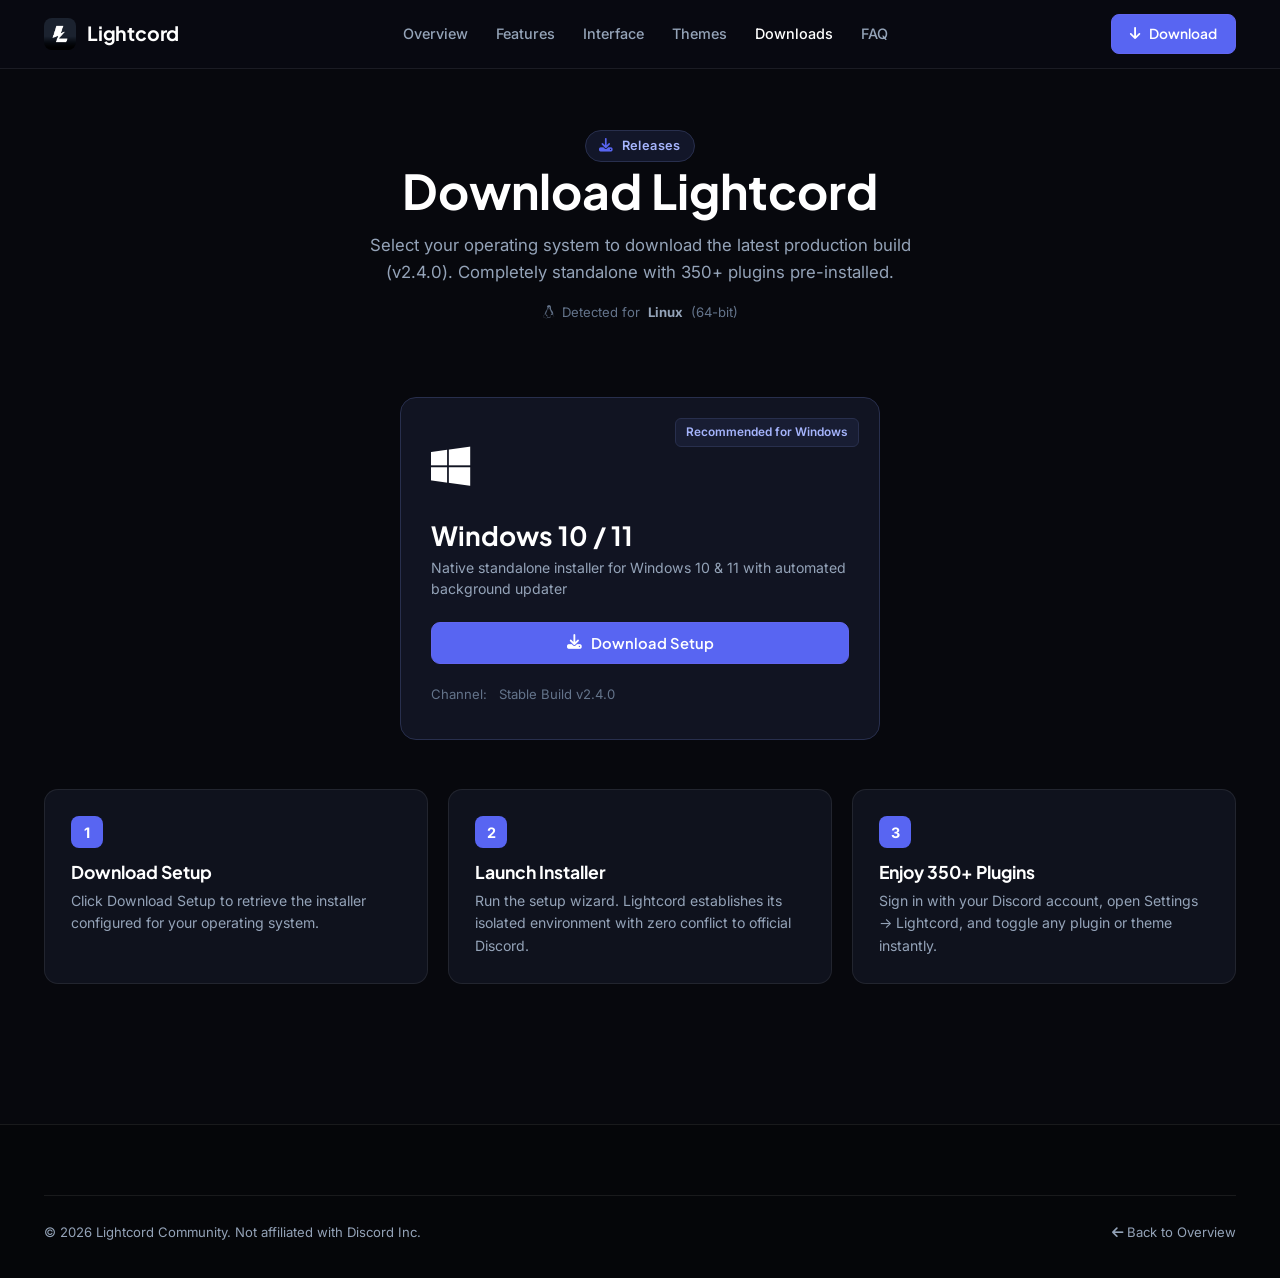
<file: downloads.html>
<!DOCTYPE html>
<html lang="en">
<head>
    <meta charset="UTF-8">
    <meta name="viewport" content="width=device-width, initial-scale=1.0">
    <title>Lightcord</title>
    <meta name="description" content="Download Lightcord for Windows 10/11. Pre-bundled with 350+ plugins, 500+ themes, and native 3D Voice.">

    <!-- Discord / Open Graph Embed -->
    <meta property="og:type" content="website">
    <meta property="og:title" content="Download Lightcord — Free for Windows 10/11">
    <meta property="og:description" content="Download Lightcord and unlock 350+ plugins, 500+ themes, 3D spatial voice, and zero background telemetry. Free, fast, built for power users.">
    <meta property="og:image" content="https://lightcord.one/assets/logo.png">
    <meta property="og:url" content="https://lightcord.one/downloads">
    <meta name="theme-color" content="#5865f2">

    <meta name="keywords" content="Lightcord, lightcord discord, lightcord download, discord lightcord, download lightcord, how to uninstall lightcord, lightcord discord download, lightcord github, lightcord installer, lightcord mobile, lightcord alternative, betterdiscord lightcord, custom discord client, lightcord themes download, lightcord plugins 2025, discord modification, Discord mod, Discord client mod, Discord enhancement, Discord themes, Discord plugins, Discord custom themes, Discord dark theme, Discord 3D theme, 3D Discord, Discord makeover, Discord UI mod, BetterDiscord alternative, Discord modded client, Discord skin, Discord custom client, Discord plugin manager, Discord theme installer, cool Discord themes, best Discord mods, Discord aesthetic, Discord glow effect, Discord animated theme, Discord transparent theme, Discord glassmorphism, Discord midnight theme, Discord dark matter, Discord free download, Discord Windows mod, Discord macOS mod, Discord client 2025, Discord enhancement project, Discord rich presence custom, Discord overlay">
    
    <!-- Requirement 1: Pure lightning bolt emblem ONLY for tab icon -->
    <link rel="icon" type="image/svg+xml" href="assets/favicon-bolt.svg">
    <link rel="icon" type="image/png" href="assets/favicon-bolt.png">
    <link rel="apple-touch-icon" href="assets/favicon-bolt.png">
    <link rel="canonical" href="https://lightcord.one/downloads">

    <!-- Structured Data / Schema.org -->
    <script type="application/ld+json">
    {
      "@context": "https://schema.org",
      "@type": "SoftwareApplication",
      "name": "Lightcord",
      "operatingSystem": "Windows 10, Windows 11",
      "applicationCategory": "CommunicationApplication",
      "softwareVersion": "2.4.0",
      "description": "Download Lightcord for Windows and unlock 350+ plugins, 500+ themes, 3D spatial voice, and zero background telemetry. Free, fast, built for power users.",
      "url": "https://lightcord.one/downloads",
      "downloadUrl": "https://lightcord.one/downloads",
      "screenshot": "https://lightcord.one/assets/screenshot-settings.png",
      "offers": {
        "@type": "Offer",
        "price": "0",
        "priceCurrency": "USD"
      },
      "aggregateRating": {
        "@type": "AggregateRating",
        "ratingValue": "4.8",
        "reviewCount": "2847"
      }
    }
    </script>

    <!-- Google Fonts -->
    <link rel="preconnect" href="https://fonts.googleapis.com">
    <link rel="preconnect" href="https://fonts.gstatic.com" crossorigin>
    <link href="https://fonts.googleapis.com/css2?family=Inter:wght@300;400;500;600;700&family=JetBrains+Mono:wght@400;500;700&family=Plus+Jakarta+Sans:wght@500;600;700;800&display=swap" rel="stylesheet">

    <!-- Font Awesome Icons -->
    <link rel="stylesheet" href="https://cdnjs.cloudflare.com/ajax/libs/font-awesome/6.5.1/css/all.min.css">

    <!-- Custom CSS -->
    <link rel="stylesheet" href="css/style.css">
    <style>
        .downloads-hero {
            padding: 130px 0 50px;
            text-align: center;
        }
        .downloads-hero h1 {
            font-size: 3rem;
            margin-bottom: 12px;
        }
        .installation-steps {
            display: grid;
            grid-template-columns: repeat(3, 1fr);
            gap: 20px;
            margin: 50px 0;
        }
        .step-card {
            background: var(--bg-card);
            border: 1px solid var(--border-subtle);
            border-radius: 14px;
            padding: 26px;
        }
        .step-num {
            width: 32px;
            height: 32px;
            border-radius: 8px;
            background: var(--indigo-primary);
            color: #fff;
            display: flex;
            align-items: center;
            justify-content: center;
            font-weight: 700;
            font-size: 0.9rem;
            margin-bottom: 14px;
        }
        .step-card h4 {
            font-size: 1.1rem;
            margin-bottom: 6px;
        }
        .step-card p {
            font-size: 0.88rem;
            line-height: 1.6;
        }
        @media (max-width: 860px) {
            .installation-steps {
                grid-template-columns: 1fr;
            }
        }

        @keyframes dlFadeUp {
            from { opacity: 0; transform: translateY(22px); }
            to   { opacity: 1; transform: translateY(0); }
        }
        @keyframes dlCardPop {
            from { opacity: 0; transform: translateY(28px) scale(0.97); }
            to   { opacity: 1; transform: translateY(0) scale(1); }
        }
        @keyframes dlFadeOut {
            from { opacity: 1; transform: translateY(0); }
            to   { opacity: 0; transform: translateY(-14px); }
        }

        .downloads-hero {
            animation: dlFadeUp 0.55s cubic-bezier(0.22, 1, 0.36, 1) both;
        }
        .download-platforms-grid {
            animation: dlCardPop 0.6s 0.14s cubic-bezier(0.22, 1, 0.36, 1) both;
        }
        .installation-steps .step-card:nth-child(1) {
            animation: dlFadeUp 0.5s 0.26s cubic-bezier(0.22, 1, 0.36, 1) both;
        }
        .installation-steps .step-card:nth-child(2) {
            animation: dlFadeUp 0.5s 0.36s cubic-bezier(0.22, 1, 0.36, 1) both;
        }
        .installation-steps .step-card:nth-child(3) {
            animation: dlFadeUp 0.5s 0.46s cubic-bezier(0.22, 1, 0.36, 1) both;
        }
        footer.footer {
            animation: dlFadeUp 0.5s 0.32s cubic-bezier(0.22, 1, 0.36, 1) both;
        }
    </style>
</head>
<body>
    <!-- 3D Space Canvas Background -->
    <canvas id="space-canvas"></canvas>

    <!-- Top Navigation Bar -->
    <header class="navbar">
        <div class="container nav-container">
            <a href="index.html" class="brand">
                <img src="assets/app-icon.png" alt="Lightcord" class="brand-logo-img">
                <span class="brand-text">Lightcord</span>
            </a>

            <nav>
                <ul class="nav-links">
                    <li><a href="index.html#hero">Overview</a></li>
                    <li><a href="index.html#features">Features</a></li>
                    <li><a href="index.html#showcase">Interface</a></li>
                    <li><a href="index.html#themes">Themes</a></li>
                    <li><a href="downloads.html" class="active">Downloads</a></li>
                    <li><a href="index.html#faq">FAQ</a></li>
                </ul>
            </nav>

            <div class="nav-actions">
                <a href="downloads.html" class="btn btn-primary nav-download-btn">
                    <i class="fas fa-arrow-down"></i> <span>Download</span>
                </a>
                <button class="mobile-menu-btn" id="mobile-menu-btn" aria-label="Toggle navigation menu">
                    <i class="fas fa-bars"></i>
                </button>
            </div>
        </div>
    </header>

    <main>
        <section class="downloads-hero">
            <div class="container">
                <span class="pill-badge"><i class="fas fa-download"></i> Releases</span>
                <h1>Download Lightcord</h1>
                <p style="max-width: 580px; margin: 0 auto; font-size: 1.05rem; color: var(--text-secondary);">
                    Select your operating system to download the latest production build (v2.4.0). Completely standalone with 350+ plugins pre-installed.
                </p>
                <div class="detected-os" id="detected-os-badge" style="justify-content: center; margin-top: 16px;">
                    <i class="fab fa-windows"></i> Detected for <strong>Windows 10/11</strong> (64-bit)
                </div>
            </div>
        </section>

        <!-- Download Cards Grid (Windows 10/11 & macOS) -->
        <section class="download-section" style="padding-top: 0; border-top: none;">
            <div class="container">
                <div class="download-platforms-grid">
                    <!-- Windows 10/11 Platform Card -->
                    <div class="platform-card recommended" id="download-windows">
                        <span class="platform-badge">Recommended for Windows</span>
                        <div class="platform-icon">
                            <i class="fab fa-windows"></i>
                        </div>
                        <h3 class="platform-name">Windows 10 / 11</h3>
                        <p class="platform-specs">Native standalone installer for Windows 10 &amp; 11 with automated background updater</p>

                        <div class="platform-actions">
                            <button class="btn btn-primary btn-download-action" data-platform="Windows 10/11" data-filename="Lightcord-Setup-v2.4.0">
                                <i class="fas fa-download"></i> <span>Download Setup</span>
                            </button>
                        </div>

                        <div class="platform-alt-links">
                            <span>Channel:</span>
                            <span>Stable Build v2.4.0</span>
                        </div>
                    </div>
                </div>

                <!-- 3-Step Setup Guide -->
                <div class="installation-steps">
                    <div class="step-card">
                        <div class="step-num">1</div>
                        <h4>Download Setup</h4>
                        <p>Click Download Setup to retrieve the installer configured for your operating system.</p>
                    </div>
                    <div class="step-card">
                        <div class="step-num">2</div>
                        <h4>Launch Installer</h4>
                        <p>Run the setup wizard. Lightcord establishes its isolated environment with zero conflict to official Discord.</p>
                    </div>
                    <div class="step-card">
                        <div class="step-num">3</div>
                        <h4>Enjoy 350+ Plugins</h4>
                        <p>Sign in with your Discord account, open Settings &rarr; Lightcord, and toggle any plugin or theme instantly.</p>
                    </div>
                </div>
            </div>
        </section>
    </main>

    <!-- Footer -->
    <footer class="footer">
        <div class="container">
            <div class="footer-bottom">
                <p>&copy; 2026 Lightcord Community. Not affiliated with Discord Inc.</p>
                <p><a href="index.html" style="color:var(--text-secondary);"><i class="fas fa-arrow-left"></i> Back to Overview</a></p>
            </div>
        </div>
    </footer>

    <!-- Download Progress Modal -->
    <div class="modal-overlay" id="download-modal">
        <div class="modal-backdrop"></div>
        <div class="modal-card">
            <button class="modal-close-btn" id="download-modal-close" aria-label="Close modal">
                <i class="fas fa-times"></i>
            </button>
            <div style="display:flex; align-items:center; gap:14px; margin-bottom:14px;">
                <img src="assets/app-icon.png" style="width:40px; height:40px; border-radius:8px;" alt="Lightcord">
                <div>
                    <h3 style="font-size:1.15rem; color:#fff;">Downloading Lightcord</h3>
                    <p style="font-size:0.84rem; color:var(--text-secondary);" id="download-modal-platform">Windows 10/11</p>
                </div>
            </div>

            <p style="font-size:0.86rem; color:var(--text-secondary);" id="download-status-text">Connecting to high-speed CDN...</p>

            <div class="modal-progress-wrap">
                <div class="modal-progress-bar-bg">
                    <div class="modal-progress-bar" id="download-progress-bar"></div>
                </div>
            </div>

            <div style="background:#141726; border:1px solid var(--border-subtle); border-radius:8px; padding:12px; margin-top:14px;">
                <div style="font-size:0.75rem; color:var(--text-muted); margin-bottom:3px;">PACKAGE</div>
                <div style="font-family:var(--font-mono); font-size:0.82rem; color:#ffffff;" id="download-modal-filename">Lightcord-Setup-v2.4.0</div>
            </div>
        </div>
    </div>

    <!-- Scripts -->
    <script src="js/space-canvas.js"></script>
    <script src="js/main.js"></script>
    <script>
    (function () {
        var _els = ['.downloads-hero', '.download-platforms-grid', '.installation-steps', 'footer.footer'];
        document.querySelectorAll('a[href]').forEach(function (a) {
            var h = a.getAttribute('href');
            if (!h || h.charAt(0) === '#' || h.indexOf('http') === 0 || a.target === '_blank') return;
            a.addEventListener('click', function (e) {
                e.preventDefault();
                var dest = h;
                _els.forEach(function (sel) {
                    var el = document.querySelector(sel);
                    if (el) el.style.animation = 'dlFadeOut 0.22s ease forwards';
                });
                setTimeout(function () { window.location.href = dest; }, 200);
            });
        });
    })();
    </script>
</body>
</html>
</file>
<file: css/style.css>
/* ==========================================================================
   LIGHTCORD - Professional Software Engineering Design System
   Aesthetic: Ultra-clean Dark Gray & Deep Indigo, Zero Glow, Sharp 1px Borders
   ========================================================================== */

:root {
    /* Color Palette - Precise Dark Slate & Indigo */
    --bg-void: #07080d;
    --bg-base: #0b0d14;
    --bg-card: #0f121d;
    --bg-card-hover: #141827;
    --bg-surface: #121522;
    --bg-subtle: #171c2f;
    
    /* Indigo & Accent Colors - Flat / Matte, NO GLOW */
    --indigo-primary: #5865f2;
    --indigo-hover: #4752c4;
    --indigo-subtle: rgba(88, 101, 242, 0.08);
    --indigo-border: #282f4d;
    --indigo-border-hover: #5865f2;
    
    /* Neutrals & Borders */
    --text-primary: #ffffff;
    --text-secondary: #94a3b8;
    --text-muted: #64748b;
    --border-subtle: rgba(255, 255, 255, 0.08);
    --border-strong: rgba(255, 255, 255, 0.14);

    /* Typography */
    --font-heading: 'Plus Jakarta Sans', -apple-system, BlinkMacSystemFont, 'Segoe UI', Roboto, sans-serif;
    --font-body: 'Inter', -apple-system, BlinkMacSystemFont, 'Segoe UI', Roboto, sans-serif;
    --font-mono: 'JetBrains Mono', monospace;

    /* Micro-Transitions */
    --ease-out: 0.2s cubic-bezier(0.16, 1, 0.3, 1);
    --ease-smooth: 0.35s cubic-bezier(0.16, 1, 0.3, 1);
}

/* Base Reset */
*, *::before, *::after {
    margin: 0;
    padding: 0;
    box-sizing: border-box;
}

html {
    scroll-behavior: smooth;
    color-scheme: dark;
    background-color: var(--bg-void);
}

body {
    font-family: var(--font-body);
    background-color: var(--bg-void);
    color: var(--text-primary);
    line-height: 1.6;
    overflow-x: hidden;
    position: relative;
    -webkit-font-smoothing: antialiased;
}

/* 3D Space Canvas Background */
#space-canvas {
    position: fixed;
    top: 0;
    left: 0;
    width: 100vw;
    height: 100vh;
    z-index: -2;
    pointer-events: none;
    background-color: var(--bg-void);
}

/* Typography Helpers */
h1, h2, h3, h4, h5, h6 {
    font-family: var(--font-heading);
    color: var(--text-primary);
    line-height: 1.2;
    font-weight: 700;
}

p {
    color: var(--text-secondary);
}

a {
    color: inherit;
    text-decoration: none;
    transition: color var(--ease-out);
}

.container {
    max-width: 1240px;
    margin: 0 auto;
    padding: 0 24px;
}

/* Refined Tagline - Replaces pill badge (Requirement 3) */
.hero-tagline {
    font-family: var(--font-body);
    font-weight: 300;
    font-size: 0.92rem;
    letter-spacing: 0.09em;
    text-transform: uppercase;
    color: #94a3b8;
    margin-bottom: 22px;
    display: flex;
    align-items: center;
    gap: 12px;
}

.hero-tagline-bar {
    width: 24px;
    height: 1px;
    background: #6366f1;
    display: inline-block;
}

.pill-badge {
    display: inline-flex;
    align-items: center;
    gap: 8px;
    padding: 5px 13px;
    border-radius: 999px;
    font-size: 0.8rem;
    font-weight: 600;
    letter-spacing: 0.03em;
    background: #121629;
    border: 1px solid var(--indigo-border);
    color: #a5b4fc;
}

.pill-badge i {
    font-size: 0.85rem;
    color: var(--indigo-primary);
}

/* Buttons - Sharp, Clean, Professional */
.btn {
    display: inline-flex;
    align-items: center;
    justify-content: center;
    gap: 9px;
    padding: 11px 22px;
    border-radius: 9px;
    font-family: var(--font-heading);
    font-weight: 600;
    font-size: 0.92rem;
    cursor: pointer;
    transition: background-color var(--ease-out), border-color var(--ease-out), transform var(--ease-out);
    border: 1px solid transparent;
    text-align: center;
}

.btn-primary {
    background: var(--indigo-primary);
    color: #ffffff;
    border-color: #6366f1;
}

.btn-primary:hover {
    background: var(--indigo-hover);
    border-color: var(--indigo-hover);
    transform: translateY(-1px);
}

.btn-outline {
    background: #111422;
    border: 1px solid var(--border-subtle);
    color: var(--text-primary);
}

.btn-outline:hover {
    background: #171c2f;
    border-color: var(--border-strong);
    transform: translateY(-1px);
}

.btn-sm {
    padding: 7px 15px;
    font-size: 0.84rem;
    border-radius: 7px;
}

.btn-lg {
    padding: 13px 26px;
    font-size: 0.98rem;
    border-radius: 9px;
}

/* ==========================================================================
   Navbar - Sleek, Balanced, Professional
   ========================================================================== */
.navbar {
    position: fixed;
    top: 0;
    left: 0;
    width: 100%;
    z-index: 1000;
    background: rgba(9, 11, 18, 0.9);
    backdrop-filter: blur(16px);
    border-bottom: 1px solid var(--border-subtle);
    transition: background var(--ease-out), border-color var(--ease-out);
}

.nav-container {
    height: 68px;
    display: flex;
    align-items: center;
    justify-content: space-between;
}

.brand {
    display: flex;
    align-items: center;
    gap: 11px;
}

.brand-logo-img {
    width: 32px;
    height: 32px;
    border-radius: 8px;
    object-fit: cover;
    display: block;
}

.brand-text {
    font-family: var(--font-heading);
    font-weight: 700;
    font-size: 1.22rem;
    letter-spacing: -0.01em;
    color: #ffffff;
}

.nav-links {
    display: flex;
    align-items: center;
    gap: 28px;
    list-style: none;
}

.nav-links a {
    font-size: 0.9rem;
    font-weight: 500;
    color: var(--text-secondary);
}

.nav-links a:hover,
.nav-links a.active {
    color: #ffffff;
}

.nav-actions {
    display: flex;
    align-items: center;
    gap: 12px;
}

.nav-download-btn {
    padding: 8px 18px;
    font-size: 0.86rem;
    border-radius: 8px;
}

.mobile-menu-btn {
    display: none;
    background: transparent;
    border: none;
    color: var(--text-primary);
    font-size: 1.3rem;
    cursor: pointer;
}

/* ==========================================================================
   Hero Section - Fixed Viewport Dimensions (Requirement 4)
   Guarantees 100vh exact fit on desktop so bottom section does NOT bleed in!
   ========================================================================== */
.hero {
    height: 100vh;
    min-height: 100vh;
    max-height: 100vh;
    display: flex;
    align-items: center;
    padding-top: 68px;
    padding-bottom: 0;
    box-sizing: border-box;
    position: relative;
    overflow: hidden;
}

/* Faded Microphone Watermark */
.hero-faded-mic {
    position: absolute;
    right: 5%;
    top: 50%;
    transform: translateY(-46%);
    width: 440px;
    height: 520px;
    opacity: 0.12;
    pointer-events: none;
    z-index: 0;
    user-select: none;
}

.hero-grid {
    display: grid;
    grid-template-columns: 1.25fr 0.75fr;
    gap: 40px;
    align-items: center;
    position: relative;
    z-index: 1;
    width: 100%;
}

.hero-content {
    max-width: 660px;
}

.hero-title {
    font-size: 3.4rem;
    font-weight: 800;
    letter-spacing: -0.03em;
    margin-bottom: 18px;
    color: #ffffff;
    line-height: 1.15;
}

.hero-title .accent-text {
    color: #818cf8;
}

.hero-description {
    font-size: 1.08rem;
    line-height: 1.65;
    margin-bottom: 28px;
    color: var(--text-secondary);
}

.hero-cta-group {
    display: flex;
    flex-wrap: wrap;
    gap: 14px;
    align-items: center;
    margin-bottom: 18px;
}

.detected-os {
    font-size: 0.82rem;
    color: var(--text-muted);
    display: flex;
    align-items: center;
    gap: 8px;
    margin-bottom: 24px;
}

.detected-os strong {
    color: var(--text-secondary);
}

.hero-trust-badges {
    display: flex;
    flex-wrap: wrap;
    gap: 20px;
    padding-top: 20px;
    border-top: 1px solid var(--border-subtle);
}

.trust-item {
    display: flex;
    align-items: center;
    gap: 8px;
    font-size: 0.84rem;
    color: var(--text-secondary);
}

.trust-item i {
    color: var(--indigo-primary);
}

/* Hero Client Preview Panel */
.hero-visual {
    display: flex;
    justify-content: flex-end;
}

.hero-spec-card {
    background: var(--bg-card);
    border: 1px solid var(--border-subtle);
    border-radius: 16px;
    padding: 24px;
    width: 100%;
    max-width: 390px;
    box-shadow: 0 16px 36px rgba(0, 0, 0, 0.6);
}

.preview-header {
    display: flex;
    align-items: center;
    gap: 14px;
    margin-bottom: 18px;
    padding-bottom: 14px;
    border-bottom: 1px solid var(--border-subtle);
}

.preview-logo {
    width: 42px;
    height: 42px;
    border-radius: 8px;
    object-fit: cover;
    display: block;
}

.preview-info h4 {
    font-size: 1.08rem;
    margin-bottom: 2px;
}

.preview-info p {
    font-size: 0.8rem;
    color: var(--text-muted);
}

.preview-features-list {
    display: flex;
    flex-direction: column;
    gap: 9px;
}

.preview-feature-row {
    display: flex;
    align-items: center;
    justify-content: space-between;
    padding: 9px 12px;
    background: #141726;
    border: 1px solid var(--border-subtle);
    border-radius: 8px;
    font-size: 0.85rem;
}

.preview-feature-row span {
    display: flex;
    align-items: center;
    gap: 10px;
}

.preview-feature-row i {
    color: var(--indigo-primary);
    width: 16px;
}

.sim-switch {
    width: 30px;
    height: 17px;
    background: #252b42;
    border-radius: 20px;
    position: relative;
    cursor: default;
}

.sim-switch.active {
    background: var(--indigo-primary);
}

.sim-switch::after {
    content: '';
    position: absolute;
    top: 2px;
    left: 2px;
    width: 13px;
    height: 13px;
    background: #ffffff;
    border-radius: 50%;
    transition: transform var(--ease-out);
}

.sim-switch.active::after {
    transform: translateX(13px);
}

/* ==========================================================================
   Requirement 5: Infinite Moving Marquee Ribbon Ticker
   Seamless loop moving left to right, semi-transparent, added metrics
   ========================================================================== */
.marquee-section {
    position: relative;
    background: rgba(9, 11, 18, 0.72);
    backdrop-filter: blur(14px);
    border-top: 1px solid var(--border-subtle);
    border-bottom: 1px solid var(--border-subtle);
    padding: 20px 0;
    overflow: hidden;
    width: 100%;
    user-select: none;
}

.marquee-container {
    display: flex;
    width: 100%;
    overflow: hidden;
    mask-image: linear-gradient(to right, transparent, black 8%, black 92%, transparent);
    -webkit-mask-image: linear-gradient(to right, transparent, black 8%, black 92%, transparent);
}

.marquee-track {
    display: flex;
    align-items: center;
    gap: 24px;
    width: max-content;
    animation: marquee-infinite 36s linear infinite;
    flex-shrink: 0;
}

.marquee-track:hover {
    animation-play-state: paused;
}

@keyframes marquee-infinite {
    0% {
        transform: translateX(0);
    }
    100% {
        transform: translateX(-50%);
    }
}

.marquee-item {
    display: flex;
    align-items: center;
    gap: 14px;
    padding: 9px 20px;
    background: rgba(16, 20, 32, 0.7);
    border: 1px solid var(--border-subtle);
    border-radius: 10px;
    white-space: nowrap;
    transition: border-color var(--ease-out), background-color var(--ease-out);
}

.marquee-item:hover {
    border-color: var(--indigo-border);
    background: rgba(22, 28, 46, 0.9);
}

.marquee-val {
    font-family: var(--font-heading);
    font-weight: 800;
    font-size: 1.45rem;
    color: #ffffff;
    line-height: 1;
}

.marquee-details {
    display: flex;
    flex-direction: column;
}

.marquee-label {
    font-size: 0.86rem;
    font-weight: 600;
    color: #ffffff;
    line-height: 1.2;
}

.marquee-sub {
    font-size: 0.72rem;
    color: var(--text-muted);
}

/* ==========================================================================
   3D Coverflow Showcase Carousel
   ========================================================================== */
.showcase-section {
    padding: 90px 0;
    position: relative;
}

.section-header {
    text-align: center;
    max-width: 680px;
    margin: 0 auto 46px;
}

.section-header .pill-badge {
    margin-bottom: 14px;
}

.section-title {
    font-size: 2.4rem;
    margin-bottom: 12px;
}

.section-subtitle {
    font-size: 1rem;
    color: var(--text-secondary);
}

.carousel-stage {
    position: relative;
    width: 100%;
    max-width: 1100px;
    margin: 0 auto;
    perspective: 1200px;
    padding: 10px 0 20px;
}

.carousel-track {
    position: relative;
    width: 100%;
    height: 440px;
    display: flex;
    align-items: center;
    justify-content: center;
    transform-style: preserve-3d;
}

.carousel-card {
    position: absolute;
    width: 720px;
    max-width: 82%;
    height: 400px;
    background: #0f121d;
    border-radius: 14px;
    overflow: hidden;
    cursor: pointer;
    box-shadow: 0 16px 40px rgba(0, 0, 0, 0.7);
    border: 1px solid var(--border-subtle);
    transition: transform 0.5s cubic-bezier(0.2, 0.8, 0.2, 1), 
                opacity 0.5s cubic-bezier(0.2, 0.8, 0.2, 1),
                border-color var(--ease-out);
}

.carousel-card img {
    width: 100%;
    height: 100%;
    object-fit: cover;
    object-position: top center;
    display: block;
    user-select: none;
}

.carousel-card.active {
    transform: translate3d(0, 0, 140px) rotateY(0deg) scale(1);
    opacity: 1;
    z-index: 10;
    border-color: var(--indigo-primary);
}

.carousel-card.prev {
    transform: translate3d(-50%, 0, 0) rotateY(30deg) scale(0.85);
    opacity: 0.5;
    z-index: 5;
    filter: brightness(0.7);
}

.carousel-card.prev:hover {
    opacity: 0.7;
    filter: brightness(0.85);
}

.carousel-card.next {
    transform: translate3d(50%, 0, 0) rotateY(-30deg) scale(0.85);
    opacity: 0.5;
    z-index: 5;
    filter: brightness(0.7);
}

.carousel-card.next:hover {
    opacity: 0.7;
    filter: brightness(0.85);
}

.carousel-card.hidden-left {
    transform: translate3d(-90%, 0, -180px) rotateY(45deg) scale(0.65);
    opacity: 0;
    pointer-events: none;
    z-index: 1;
}

.carousel-card.hidden-right {
    transform: translate3d(90%, 0, -180px) rotateY(-45deg) scale(0.65);
    opacity: 0;
    pointer-events: none;
    z-index: 1;
}

.card-zoom-badge {
    position: absolute;
    top: 14px;
    right: 14px;
    background: rgba(11, 13, 20, 0.85);
    border: 1px solid var(--border-subtle);
    border-radius: 6px;
    padding: 4px 9px;
    font-size: 0.76rem;
    color: #ffffff;
    opacity: 0;
    transition: opacity var(--ease-out);
}

.carousel-card.active:hover .card-zoom-badge {
    opacity: 1;
}

.carousel-btn {
    position: absolute;
    top: 50%;
    transform: translateY(-50%);
    width: 50px;
    height: 50px;
    border-radius: 50%;
    background: #111422;
    border: 1px solid var(--border-subtle);
    color: #ffffff;
    font-size: 1.15rem;
    display: flex;
    align-items: center;
    justify-content: center;
    cursor: pointer;
    z-index: 20;
    transition: background-color var(--ease-out), border-color var(--ease-out), transform var(--ease-out);
}

.carousel-btn:hover {
    background: var(--indigo-primary);
    border-color: var(--indigo-primary);
    transform: translateY(-50%) scale(1.06);
}

.carousel-btn.prev { left: 16px; }
.carousel-btn.next { right: 16px; }

.carousel-caption-wrap {
    text-align: center;
    max-width: 680px;
    margin: 22px auto 0;
    padding: 0 16px;
}

.carousel-caption-title {
    font-size: 1.55rem;
    margin-bottom: 8px;
    color: #ffffff;
}

.carousel-caption-desc {
    font-size: 0.94rem;
    line-height: 1.6;
    color: var(--text-secondary);
}

.carousel-dots {
    display: flex;
    align-items: center;
    justify-content: center;
    gap: 8px;
    margin-top: 18px;
}

.carousel-dot {
    width: 8px;
    height: 8px;
    border-radius: 50%;
    background: #252b42;
    border: none;
    cursor: pointer;
    transition: width var(--ease-out), background-color var(--ease-out);
}

.carousel-dot.active {
    width: 24px;
    border-radius: 999px;
    background: var(--indigo-primary);
}

/* ==========================================================================
   8 Features Grid (4 on Top, 4 Below, Spacious Cards)
   ========================================================================== */
.features-section {
    padding: 90px 0;
    position: relative;
}

.features-grid-8 {
    display: grid;
    grid-template-columns: repeat(4, 1fr);
    gap: 22px;
    margin-top: 40px;
}

.feature-large-card {
    background: var(--bg-card);
    border: 1px solid var(--border-subtle);
    border-radius: 14px;
    padding: 28px 24px;
    display: flex;
    flex-direction: column;
    transition: border-color var(--ease-out), transform var(--ease-out);
}

.feature-large-card:hover {
    border-color: var(--indigo-border);
    transform: translateY(-3px);
    background: var(--bg-card-hover);
}

.feature-card-icon-wrap {
    width: 48px;
    height: 48px;
    border-radius: 10px;
    background: #141829;
    border: 1px solid var(--indigo-border);
    display: flex;
    align-items: center;
    justify-content: center;
    font-size: 1.3rem;
    color: var(--indigo-primary);
    margin-bottom: 18px;
}

.feature-card-title {
    font-size: 1.15rem;
    font-weight: 700;
    margin-bottom: 10px;
    color: #ffffff;
}

.feature-card-desc {
    font-size: 0.88rem;
    line-height: 1.6;
    color: var(--text-secondary);
}

/* ==========================================================================
   Themes Showcase Section
   ========================================================================== */
.themes-section {
    padding: 90px 0;
    position: relative;
    border-top: 1px solid var(--border-subtle);
}

.themes-toolbar {
    display: flex;
    flex-wrap: wrap;
    justify-content: space-between;
    align-items: center;
    gap: 16px;
    margin-bottom: 34px;
}

.themes-filter-group {
    display: flex;
    flex-wrap: wrap;
    gap: 8px;
}

.theme-filter-btn {
    padding: 7px 16px;
    border-radius: 8px;
    background: #111422;
    border: 1px solid var(--border-subtle);
    color: var(--text-secondary);
    font-size: 0.84rem;
    font-weight: 500;
    cursor: pointer;
    transition: background-color var(--ease-out), color var(--ease-out), border-color var(--ease-out);
}

.theme-filter-btn:hover {
    color: #ffffff;
    border-color: var(--border-strong);
}

.theme-filter-btn.active {
    background: var(--indigo-primary);
    color: #ffffff;
    border-color: var(--indigo-primary);
}

.theme-search-box {
    position: relative;
    min-width: 260px;
}

.theme-search-box i {
    position: absolute;
    left: 12px;
    top: 50%;
    transform: translateY(-50%);
    color: var(--text-muted);
    font-size: 0.88rem;
}

.theme-search-input {
    width: 100%;
    padding: 8px 12px 8px 34px;
    background: #111422;
    border: 1px solid var(--border-subtle);
    border-radius: 8px;
    color: #ffffff;
    font-size: 0.86rem;
    outline: none;
    transition: border-color var(--ease-out);
}

.theme-search-input:focus {
    border-color: var(--indigo-primary);
}

.themes-grid {
    display: grid;
    grid-template-columns: repeat(auto-fill, minmax(330px, 1fr));
    gap: 24px;
    margin-bottom: 40px;
}

.theme-card {
    background: var(--bg-card);
    border: 1px solid var(--border-subtle);
    border-radius: 14px;
    overflow: hidden;
    display: flex;
    flex-direction: column;
    transition: border-color var(--ease-out), transform var(--ease-out);
}

.theme-card:hover {
    transform: translateY(-3px);
    border-color: var(--indigo-border);
}

.theme-preview-wrap {
    position: relative;
    width: 100%;
    height: 190px;
    background: #090b14;
    overflow: hidden;
}

.theme-preview-wrap img {
    width: 100%;
    height: 100%;
    object-fit: cover;
}

.theme-hover-overlay {
    position: absolute;
    inset: 0;
    background: rgba(11, 13, 20, 0.75);
    display: flex;
    align-items: center;
    justify-content: center;
    opacity: 0;
    transition: opacity var(--ease-out);
}

.theme-card:hover .theme-hover-overlay {
    opacity: 1;
}

.theme-category-tag {
    position: absolute;
    top: 10px;
    left: 10px;
    background: rgba(9, 11, 18, 0.9);
    border: 1px solid var(--border-subtle);
    border-radius: 5px;
    padding: 3px 8px;
    font-size: 0.72rem;
    font-weight: 600;
    color: #a5b4fc;
}

.theme-body {
    padding: 20px;
    display: flex;
    flex-direction: column;
    flex-grow: 1;
}

.theme-meta-top {
    display: flex;
    justify-content: space-between;
    align-items: center;
    margin-bottom: 6px;
}

.theme-title {
    font-size: 1.1rem;
    font-weight: 700;
}

.theme-rating {
    font-size: 0.8rem;
    color: #fbbf24;
    display: flex;
    align-items: center;
    gap: 4px;
}

.theme-desc {
    font-size: 0.85rem;
    color: var(--text-secondary);
    line-height: 1.5;
    margin-bottom: 18px;
    flex-grow: 1;
}

.theme-footer {
    display: flex;
    align-items: center;
    justify-content: space-between;
    padding-top: 14px;
    border-top: 1px solid var(--border-subtle);
}

.theme-author {
    font-size: 0.78rem;
    color: var(--text-muted);
}

.theme-author span {
    color: var(--text-primary);
    font-weight: 500;
}

.theme-download-btn {
    padding: 7px 14px;
    font-size: 0.82rem;
    border-radius: 7px;
    background: var(--indigo-primary);
    color: #ffffff;
    display: inline-flex;
    align-items: center;
    gap: 6px;
    cursor: pointer;
    transition: background-color var(--ease-out);
}

.theme-download-btn:hover {
    background: var(--indigo-hover);
}

.betterdiscord-banner {
    background: #0f121d;
    border: 1px solid var(--border-subtle);
    border-radius: 14px;
    padding: 28px 32px;
    display: flex;
    align-items: center;
    justify-content: space-between;
    gap: 24px;
}

.bd-info h3 {
    font-size: 1.35rem;
    margin-bottom: 6px;
}

.bd-info p {
    font-size: 0.9rem;
    max-width: 580px;
}

/* ==========================================================================
   Download Section
   ========================================================================== */
.download-section {
    padding: 90px 0;
    position: relative;
    border-top: 1px solid var(--border-subtle);
}

.download-platforms-grid {
    display: grid;
    grid-template-columns: 1fr;
    gap: 28px;
    max-width: 480px;
    margin: 0 auto 40px;
}

.platform-card {
    background: var(--bg-card);
    border: 1px solid var(--border-subtle);
    border-radius: 16px;
    padding: 34px 30px;
    display: flex;
    flex-direction: column;
    position: relative;
    transition: border-color var(--ease-out), transform var(--ease-out);
}

.platform-card.recommended {
    border-color: var(--indigo-border);
    background: #111422;
}

.platform-card:hover {
    border-color: var(--indigo-border-hover);
    transform: translateY(-3px);
}

.platform-badge {
    position: absolute;
    top: 20px;
    right: 20px;
    background: #181d33;
    border: 1px solid var(--indigo-border);
    color: #a5b4fc;
    font-size: 0.74rem;
    font-weight: 600;
    padding: 4px 10px;
    border-radius: 6px;
}

.platform-icon {
    font-size: 2.8rem;
    color: #ffffff;
    margin-bottom: 16px;
}

.platform-name {
    font-size: 1.65rem;
    margin-bottom: 6px;
}

.platform-specs {
    font-size: 0.88rem;
    color: var(--text-secondary);
    line-height: 1.5;
    margin-bottom: 22px;
}

.platform-actions {
    display: flex;
    flex-direction: column;
    gap: 10px;
    margin-bottom: 20px;
}

.platform-alt-links {
    display: flex;
    align-items: center;
    gap: 12px;
    font-size: 0.82rem;
    color: var(--text-muted);
}

.platform-alt-links a {
    color: #818cf8;
}

.platform-sha {
    margin-top: auto;
    padding-top: 18px;
    border-top: 1px solid var(--border-subtle);
    display: flex;
    align-items: center;
    justify-content: space-between;
    font-family: var(--font-mono);
    font-size: 0.76rem;
    color: var(--text-muted);
}

.copy-sha-btn {
    background: transparent;
    border: none;
    color: var(--text-secondary);
    cursor: pointer;
    font-size: 0.8rem;
    display: flex;
    align-items: center;
    gap: 4px;
}

.copy-sha-btn:hover {
    color: #ffffff;
}

/* ==========================================================================
   FAQ Section
   ========================================================================== */
.faq-section {
    padding: 80px 0;
    position: relative;
    border-top: 1px solid var(--border-subtle);
}

.faq-list {
    max-width: 800px;
    margin: 0 auto;
    display: flex;
    flex-direction: column;
    gap: 12px;
}

.faq-item {
    background: var(--bg-card);
    border: 1px solid var(--border-subtle);
    border-radius: 12px;
    overflow: hidden;
    transition: border-color var(--ease-out);
}

.faq-item.active {
    border-color: var(--indigo-border);
}

.faq-question {
    padding: 18px 22px;
    display: flex;
    justify-content: space-between;
    align-items: center;
    cursor: pointer;
    font-size: 1.02rem;
    font-weight: 600;
    color: #ffffff;
}

.faq-icon {
    font-size: 0.9rem;
    color: var(--text-muted);
    transition: transform 0.25s ease;
}

.faq-item.active .faq-icon {
    transform: rotate(180deg);
    color: var(--indigo-primary);
}

.faq-answer {
    max-height: 0;
    overflow: hidden;
    transition: max-height 0.35s ease, padding 0.35s ease;
    padding: 0 22px;
    font-size: 0.92rem;
    line-height: 1.65;
    color: var(--text-secondary);
}

.faq-item.active .faq-answer {
    max-height: 250px;
    padding: 0 22px 20px;
}

/* ==========================================================================
   Footer
   ========================================================================== */
.footer {
    padding: 70px 0 35px;
    background: #050609;
    border-top: 1px solid var(--border-subtle);
}

.footer-grid {
    display: grid;
    grid-template-columns: 1.5fr 1fr 1fr 1fr;
    gap: 36px;
    margin-bottom: 50px;
}

.footer-brand p {
    font-size: 0.88rem;
    margin-top: 12px;
    max-width: 300px;
    line-height: 1.6;
}

.footer-col h5 {
    font-size: 0.94rem;
    margin-bottom: 16px;
    color: #ffffff;
}

.footer-col ul {
    list-style: none;
    display: flex;
    flex-direction: column;
    gap: 10px;
}

.footer-col a {
    font-size: 0.85rem;
    color: var(--text-secondary);
}

.footer-col a:hover {
    color: #ffffff;
}

.footer-bottom {
    display: flex;
    align-items: center;
    justify-content: space-between;
    padding-top: 26px;
    border-top: 1px solid var(--border-subtle);
    font-size: 0.82rem;
    color: var(--text-muted);
}

/* ==========================================================================
   Download Modal & Lightbox
   ========================================================================== */
.modal-overlay {
    position: fixed;
    inset: 0;
    z-index: 2000;
    display: flex;
    align-items: center;
    justify-content: center;
    padding: 20px;
    opacity: 0;
    visibility: hidden;
    transition: opacity var(--ease-out);
}

.modal-overlay.active {
    opacity: 1;
    visibility: visible;
}

.modal-backdrop {
    position: absolute;
    inset: 0;
    background: rgba(3, 4, 8, 0.85);
    backdrop-filter: blur(8px);
}

.modal-card {
    position: relative;
    z-index: 10;
    background: #0f121d;
    border: 1px solid var(--border-subtle);
    border-radius: 16px;
    padding: 30px;
    width: 100%;
    max-width: 480px;
    box-shadow: 0 20px 50px rgba(0, 0, 0, 0.8);
}

.modal-close-btn {
    position: absolute;
    top: 18px;
    right: 18px;
    background: #181d30;
    border: 1px solid var(--border-subtle);
    color: var(--text-secondary);
    width: 32px;
    height: 32px;
    border-radius: 50%;
    display: flex;
    align-items: center;
    justify-content: center;
    cursor: pointer;
}

.modal-close-btn:hover {
    color: #ffffff;
}

.modal-progress-wrap {
    margin: 20px 0 14px;
}

.modal-progress-bar-bg {
    width: 100%;
    height: 6px;
    background: #181d30;
    border-radius: 999px;
    overflow: hidden;
}

.modal-progress-bar {
    height: 100%;
    background: var(--indigo-primary);
    width: 0%;
    transition: width 0.15s ease;
}

/* Lightbox */
.lightbox-overlay {
    position: fixed;
    inset: 0;
    z-index: 2100;
    display: flex;
    align-items: center;
    justify-content: center;
    padding: 30px;
    opacity: 0;
    visibility: hidden;
    transition: opacity var(--ease-out);
}

.lightbox-overlay.active {
    opacity: 1;
    visibility: visible;
}

.lightbox-content {
    position: relative;
    z-index: 10;
    max-width: 1060px;
    width: 100%;
    text-align: center;
}

.lightbox-content img {
    max-width: 100%;
    max-height: 80vh;
    border-radius: 12px;
    border: 1px solid var(--border-subtle);
    box-shadow: 0 20px 50px rgba(0, 0, 0, 0.9);
}

.lightbox-title {
    margin-top: 14px;
    font-size: 1.15rem;
    color: #ffffff;
}

/* ==========================================================================
   Responsive Breakpoints
   ========================================================================== */
@media (max-width: 1100px) {
    .features-grid-8 {
        grid-template-columns: repeat(2, 1fr);
    }
}

@media (max-width: 960px) {
    .hero {
        height: auto;
        min-height: 100vh;
        max-height: none;
        padding: 110px 0 60px;
    }

    .hero-grid {
        grid-template-columns: 1fr;
        text-align: center;
    }

    .hero-tagline {
        justify-content: center;
    }

    .hero-faded-mic {
        right: 50%;
        transform: translate(50%, -50%);
        opacity: 0.08;
    }

    .hero-content {
        margin: 0 auto;
    }

    .hero-cta-group,
    .detected-os,
    .hero-trust-badges {
        justify-content: center;
    }

    .hero-visual {
        justify-content: center;
    }

    .download-platforms-grid {
        grid-template-columns: 1fr;
    }

    .footer-grid {
        grid-template-columns: 1fr 1fr;
    }
}

@media (max-width: 768px) {
    .nav-links {
        position: fixed;
        top: 68px;
        left: 0;
        width: 100%;
        background: #090b14;
        flex-direction: column;
        padding: 24px;
        gap: 16px;
        border-bottom: 1px solid var(--border-subtle);
        transform: translateY(-120%);
        opacity: 0;
        pointer-events: none;
        transition: transform var(--ease-out), opacity var(--ease-out);
    }

    .nav-links.open {
        transform: translateY(0);
        opacity: 1;
        pointer-events: all;
    }

    .mobile-menu-btn {
        display: block;
    }

    .hero-title {
        font-size: 2.5rem;
    }

    .features-grid-8 {
        grid-template-columns: 1fr;
    }

    .carousel-track {
        height: 320px;
    }

    .carousel-card {
        height: 280px;
    }

    .betterdiscord-banner {
        flex-direction: column;
        text-align: center;
    }

    .footer-grid {
        grid-template-columns: 1fr;
    }
}
</file>
